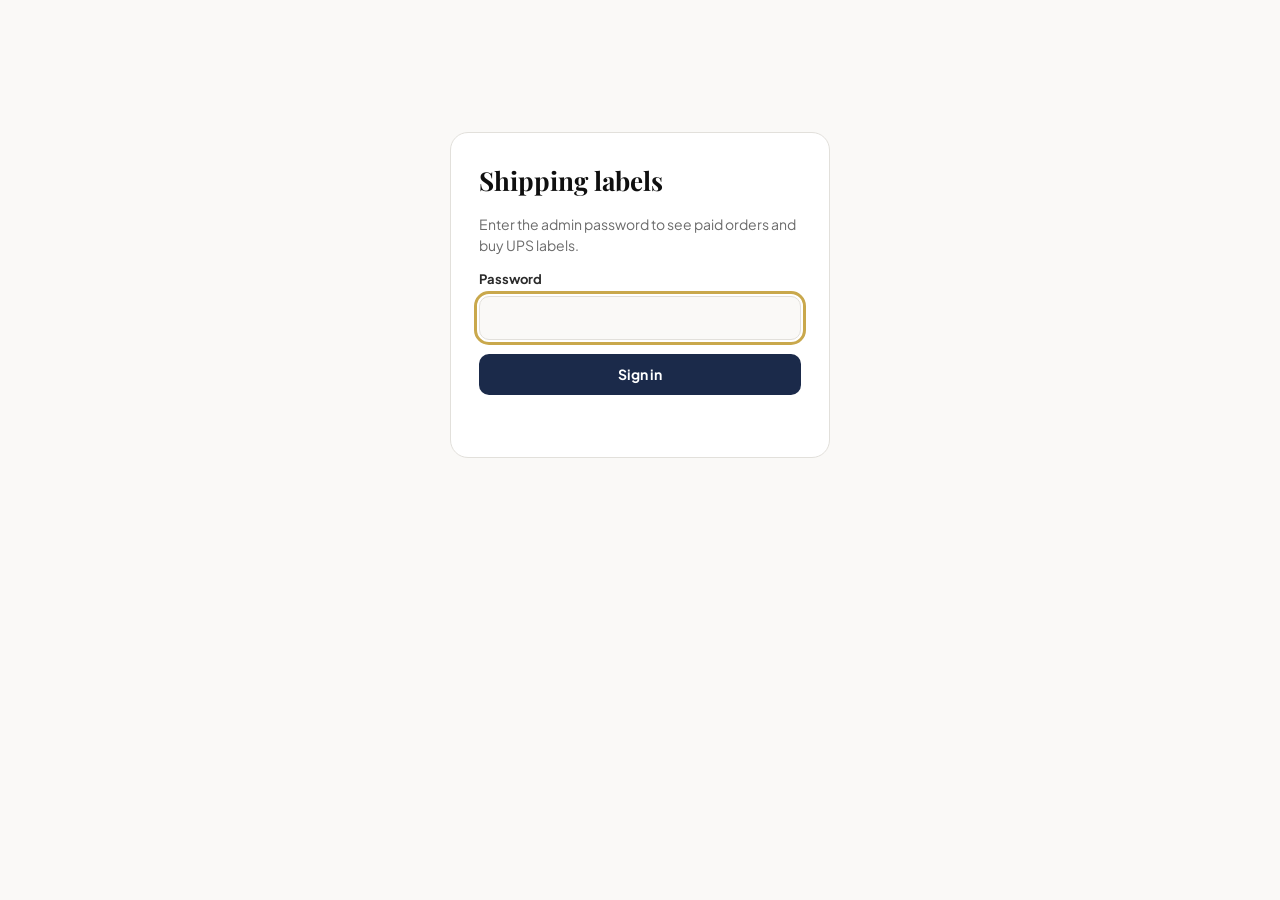
<file: admin.html>
<!doctype html>
<html lang="en">
<head>
  <meta charset="utf-8" />
  <meta name="viewport" content="width=device-width,initial-scale=1" />
  <meta name="robots" content="noindex,nofollow" />
  <title>Shipping Labels · cKool n saSSii</title>
  <link rel="preconnect" href="https://fonts.googleapis.com">
  <link rel="preconnect" href="https://fonts.gstatic.com" crossorigin>
  <link href="https://fonts.googleapis.com/css2?family=Playfair+Display:wght@700;800&family=Plus+Jakarta+Sans:wght@400;500;600;700;800&display=swap" rel="stylesheet">
  <style>
    :root {
      --bg: #faf9f7; --white: #fff; --ink: #0f0f0f; --ink-soft: #2a2a2a; --muted: #6b6b6b;
      --border: #e2e0db; --border-light: #eeedea; --navy: #1b2a4a; --navy-dark: #0f1b33; --navy-light: #e8ecf4;
      --gold: #c9a84c; --gold-light: #faf6eb; --ok: #1f7a3d; --ok-bg: #e7f4ec; --warn: #9a5b00; --warn-bg: #fdf1dc;
      --err: #b42318; --err-bg: #fdecea; --radius: 14px; --radius-sm: 10px;
      --font-display: 'Playfair Display', Georgia, serif;
      --font-body: 'Plus Jakarta Sans', system-ui, -apple-system, sans-serif;
    }
    * { box-sizing: border-box; margin: 0; padding: 0; }
    [hidden] { display: none !important; }
    body { font-family: var(--font-body); font-size: 15px; line-height: 1.5; background: var(--bg); color: var(--ink); }
    button, input, select { font: inherit; }
    .wrap { max-width: 1100px; margin: 0 auto; padding: 24px 16px 60px; }
    header.bar { display: flex; flex-wrap: wrap; gap: 12px; align-items: center; justify-content: space-between; margin-bottom: 24px; }
    .logo { font-family: var(--font-display); font-size: 22px; color: var(--navy); }
    .logo span { color: var(--gold); }
    .logo small { font-family: var(--font-body); font-size: 13px; color: var(--muted); font-weight: 600; margin-left: 8px; }
    .btn { border: 0; border-radius: var(--radius-sm); padding: 10px 16px; font-weight: 700; font-size: 14px; cursor: pointer; }
    .btn:disabled { opacity: .55; cursor: not-allowed; }
    .btn:focus-visible, input:focus-visible, select:focus-visible { outline: 3px solid var(--gold); outline-offset: 2px; }
    .btn-primary { background: var(--navy); color: #fff; }
    .btn-primary:hover:not(:disabled) { background: var(--navy-dark); }
    .btn-ghost { background: var(--white); color: var(--ink); border: 1.5px solid var(--border); }
    .btn-ghost:hover:not(:disabled) { border-color: var(--ink); }
    .row { display: flex; gap: 10px; flex-wrap: wrap; align-items: center; }

    .login { max-width: 380px; margin: 12vh auto 0; background: var(--white); border: 1px solid var(--border); border-radius: 18px; padding: 28px; display: grid; gap: 14px; }
    .login h1 { font-family: var(--font-display); font-size: 26px; }
    .login p { color: var(--muted); font-size: 14px; }
    .field { display: grid; gap: 6px; }
    .field label { font-size: 13px; font-weight: 700; color: var(--ink-soft); }
    .field input, .field select { padding: 10px 12px; border: 1.5px solid var(--border); border-radius: var(--radius-sm); background: var(--bg); width: 100%; }

    h2 { font-family: var(--font-display); font-size: 24px; margin: 8px 0 14px; display: flex; align-items: baseline; gap: 10px; }
    h2 .count { font-family: var(--font-body); font-size: 14px; color: var(--muted); font-weight: 600; }
    .list { display: grid; gap: 14px; margin-bottom: 36px; }
    .empty { background: var(--white); border: 1px dashed var(--border); border-radius: var(--radius); padding: 22px; color: var(--muted); text-align: center; }

    .order { background: var(--white); border: 1px solid var(--border); border-radius: var(--radius); padding: 18px; display: grid; gap: 14px; }
    .order-head { display: flex; flex-wrap: wrap; justify-content: space-between; gap: 8px; align-items: baseline; }
    .order-no { font-weight: 800; font-size: 17px; }
    .order-date { color: var(--muted); font-size: 13px; }
    .order-body { display: grid; grid-template-columns: 1.1fr 1fr 1.2fr; gap: 18px; }
    @media (max-width: 820px) { .order-body { grid-template-columns: 1fr; } }
    .lbl { font-size: 11px; font-weight: 800; letter-spacing: .08em; text-transform: uppercase; color: var(--muted); margin-bottom: 4px; }
    .addr { font-size: 14px; white-space: pre-line; }
    .items { list-style: none; display: grid; gap: 4px; font-size: 14px; }
    .items li span { color: var(--muted); }
    .paid { font-size: 13px; color: var(--muted); margin-top: 8px; }
    .controls { display: grid; gap: 10px; align-content: start; }
    .controls .two { display: grid; grid-template-columns: 1fr 100px; gap: 8px; }
    .pill { display: inline-flex; align-items: center; gap: 6px; font-size: 12px; font-weight: 700; padding: 3px 10px; border-radius: 100px; }
    .pill.ok { background: var(--ok-bg); color: var(--ok); }
    .pill.warn { background: var(--warn-bg); color: var(--warn); }
    .msg { font-size: 13px; padding: 10px 12px; border-radius: var(--radius-sm); }
    .msg.err { background: var(--err-bg); color: var(--err); }
    .msg.warn { background: var(--warn-bg); color: var(--warn); }
    .msg.ok { background: var(--ok-bg); color: var(--ok); }
    .tracking { font-family: ui-monospace, Menlo, monospace; font-size: 14px; word-break: break-all; }
    .tracking a { color: var(--navy); }
    .label-preview { max-width: 220px; border: 1px solid var(--border); border-radius: 6px; background: #fff; }
    .status-line { color: var(--muted); font-size: 13px; min-height: 20px; }

    .kw { background: var(--white); border: 1px solid var(--border); border-radius: var(--radius); padding: 18px; display: grid; gap: 12px; margin-bottom: 36px; }
    .kw p { color: var(--muted); font-size: 14px; max-width: 70ch; }
    .kw-head, .kw-row { display: grid; grid-template-columns: minmax(0, 1fr) minmax(0, 1.6fr) 84px; gap: 8px; align-items: center; }
    .kw-head { font-size: 11px; font-weight: 800; letter-spacing: .08em; text-transform: uppercase; color: var(--muted); }
    .kw-row input { padding: 9px 11px; border: 1.5px solid var(--border); border-radius: var(--radius-sm); background: var(--bg); width: 100%; min-width: 0; }
    .kw-rows { display: grid; gap: 8px; }
    .kw-bulk { border-top: 1px solid var(--border-light); padding-top: 14px; display: grid; gap: 8px; }
    .kw-bulk summary { cursor: pointer; font-weight: 700; font-size: 14px; }
    .kw-bulk textarea {
      width: 100%; min-height: 160px; padding: 10px 12px; border: 1.5px solid var(--border); border-radius: var(--radius-sm);
      background: var(--bg); font-family: ui-monospace, Menlo, monospace; font-size: 13px; line-height: 1.5; resize: vertical;
    }
    @media (max-width: 600px) {
      .kw-head { display: none; }
      .kw-row { grid-template-columns: 1fr; padding-bottom: 10px; border-bottom: 1px solid var(--border-light); }
    }

    #printArea { display: none; }
    @media print {
      @page { size: 4in 6in; margin: 0; }
      body { background: #fff; }
      .wrap { display: none !important; }
      #printArea { display: flex !important; width: 4in; height: 6in; align-items: center; justify-content: center; overflow: hidden; }
      #printArea img { display: block; }
      #printArea img.portrait { width: 4in; height: 6in; object-fit: contain; }
      #printArea img.landscape { width: 6in; height: 4in; object-fit: contain; transform: rotate(90deg); }
    }
  </style>
</head>
<body>
  <div class="wrap">
    <section id="loginView" class="login" hidden>
      <h1>Shipping labels</h1>
      <p>Enter the admin password to see paid orders and buy UPS labels.</p>
      <form id="loginForm" class="field" autocomplete="on">
        <label for="pw">Password</label>
        <input id="pw" type="password" autocomplete="current-password" required>
        <button class="btn btn-primary" type="submit" style="margin-top:8px">Sign in</button>
      </form>
      <div id="loginMsg" class="status-line" role="alert"></div>
    </section>

    <section id="appView" hidden>
      <header class="bar">
        <div class="logo">cKool n <span>saSSii</span><small>Shipping labels</small></div>
        <div class="row">
          <button class="btn btn-ghost" id="refreshBtn" type="button">Refresh</button>
          <button class="btn btn-ghost" id="logoutBtn" type="button">Sign out</button>
        </div>
      </header>
      <div id="appMsg" class="status-line" role="status"></div>

      <h2>To ship <span class="count" id="toShipCount"></span></h2>
      <div class="list" id="toShipList"></div>

      <h2>Recently shipped <span class="count" id="shippedCount"></span></h2>
      <div class="list" id="shippedList"></div>

      <h2 id="keywords">Search keywords <span class="count" id="kwCount"></span></h2>
      <section class="kw" aria-labelledby="keywords">
        <p>Shoppers never see this list. When someone searches a word on the left, the site shows items whose title contains the colorway on the right. Separate several colorways with commas; an item matches if it has any one of them. All words of a colorway must be in the title, in any order.</p>
        <div class="kw-head"><span>Search word</span><span>Colorway(s) in the item title</span><span></span></div>
        <div class="kw-rows" id="kwRows"></div>
        <details class="kw-bulk" id="kwBulk">
          <summary>Paste a list</summary>
          <p>One keyword per line, written as <code>search word = colorway</code>. Use commas for several colorways, e.g. <code>steelers = Black Gold</code>. Lines for a word already in the list add to it. Click <strong>Add to list</strong>, check the rows, then <strong>Save keywords</strong>.</p>
          <label for="kwPaste" class="lbl">List</label>
          <textarea id="kwPaste" spellcheck="false" placeholder="steelers = Black Gold&#10;pirates = Black Gold&#10;gators = Orange Blue&#10;tar heels = Carolina Blue"></textarea>
          <div class="row">
            <button class="btn btn-ghost" id="kwImport" type="button">Add to list</button>
            <button class="btn btn-ghost" id="kwExport" type="button">Show current list as text</button>
          </div>
        </details>
        <div class="row">
          <button class="btn btn-ghost" id="kwAdd" type="button">Add keyword</button>
          <button class="btn btn-primary" id="kwSave" type="button">Save keywords</button>
          <span class="status-line" id="kwMsg" role="status"></span>
        </div>
      </section>
    </section>
  </div>

  <div id="printArea"><img id="printImg" alt="UPS shipping label"></div>

  <script>
    const API = (window.CK_API_BASE || "/api").replace(/\/+$/, "");
    const SERVICES = {
      "03": "UPS Ground", "12": "UPS 3 Day Select", "02": "UPS 2nd Day Air", "59": "UPS 2nd Day Air A.M.",
      "13": "UPS Next Day Air Saver", "01": "UPS Next Day Air", "14": "UPS Next Day Air Early", "93": "UPS Ground Saver"
    };
    let password = "";
    try { password = sessionStorage.getItem("ck_admin_pw") || ""; } catch {}

    const $ = id => document.getElementById(id);
    const esc = s => String(s == null ? "" : s).replace(/[&<>"']/g, c => ({ "&": "&amp;", "<": "&lt;", ">": "&gt;", '"': "&quot;", "'": "&#39;" }[c]));
    const money = n => n == null ? "—" : "$" + Number(n).toFixed(2);
    const when = iso => { try { return new Date(iso).toLocaleString([], { dateStyle: "medium", timeStyle: "short" }); } catch { return iso; } };

    async function api(path, opts = {}) {
      const res = await fetch(API + path, {
        method: opts.method || "GET",
        headers: { "Authorization": "Bearer " + password, ...(opts.body ? { "Content-Type": "application/json" } : {}) },
        body: opts.body ? JSON.stringify(opts.body) : undefined,
        cache: "no-store"
      });
      let data = null;
      try { data = await res.json(); } catch {}
      if (res.status === 401) { signOut("Wrong password. Try again."); throw new Error("Wrong password."); }
      if (!res.ok) throw new Error((data && data.error) || ("Request failed (" + res.status + ")"));
      return data;
    }

    function showLogin(msg) {
      $("appView").hidden = true; $("loginView").hidden = false;
      $("loginMsg").textContent = msg || "";
      $("pw").focus();
    }
    function signOut(msg) {
      password = "";
      try { sessionStorage.removeItem("ck_admin_pw"); } catch {}
      showLogin(msg);
    }

    $("loginForm").addEventListener("submit", async e => {
      e.preventDefault();
      password = $("pw").value;
      $("loginMsg").textContent = "Checking…";
      try {
        await load();
        try { sessionStorage.setItem("ck_admin_pw", password); } catch {}
        $("pw").value = "";
      } catch (err) {
        if ($("loginView").hidden) return;
        $("loginMsg").textContent = err.message;
      }
    });
    $("logoutBtn").addEventListener("click", () => signOut(""));
    $("refreshBtn").addEventListener("click", () => load().catch(err => { $("appMsg").textContent = err.message; }));

    async function load() {
      $("appMsg").textContent = "Loading orders…";
      const data = await api("/admin/orders");
      $("loginView").hidden = true; $("appView").hidden = false;
      $("appMsg").textContent = "Updated " + new Date().toLocaleTimeString([], { hour: "numeric", minute: "2-digit" });
      renderList($("toShipList"), data.to_ship, false);
      renderList($("shippedList"), data.shipped, true);
      $("toShipCount").textContent = data.to_ship.length ? "(" + data.to_ship.length + ")" : "";
      $("shippedCount").textContent = data.shipped.length ? "(" + data.shipped.length + ")" : "";
      if (!$("kwRows").children.length) loadKeywords();
    }

    function addressText(a, c) {
      return [c.name, a.line1, a.line2, [a.city, a.state].filter(Boolean).join(", ") + " " + a.postal_code, c.phone, c.email].filter(s => s && s.trim()).join("\n");
    }

    function statusPills(o) {
      const l = o.label;
      if (!l) return "";
      return '<span class="pill ' + (l.square_updated ? "ok" : "warn") + '">' + (l.square_updated ? "Marked shipped in Square" : "Not marked shipped in Square") + '</span> ' +
        (l.emailed ? '<span class="pill ok">Customer emailed</span>' : "");
    }

    function renderList(el, orders, shipped) {
      if (!orders.length) {
        el.innerHTML = '<div class="empty">' + (shipped ? "No shipped orders in the last 60 days." : "Nothing to ship. New paid orders will show up here.") + '</div>';
        return;
      }
      el.innerHTML = "";
      orders.forEach(o => el.appendChild(renderOrder(o, shipped)));
    }

    function renderOrder(o, shipped) {
      const card = document.createElement("article");
      card.className = "order";
      const items = o.items.map(i => '<li>' + esc(i.name) + (i.variation ? ' <span>(' + esc(i.variation) + ')</span>' : "") + ' <span>&times; ' + i.qty + '</span></li>').join("");
      const svcOptions = Object.entries(SERVICES).map(([code, name]) =>
        '<option value="' + code + '"' + (code === o.service_code ? " selected" : "") + '>' + esc(name) + '</option>').join("");
      const l = o.label;
      const uid = "o" + o.id.replace(/[^A-Za-z0-9]/g, "");

      let controls;
      if (l) {
        controls =
          '<div><div class="lbl">Tracking</div><div class="tracking"><a href="' + esc(l.tracking_url) + '" target="_blank" rel="noopener">' + esc(l.tracking_number) + '</a></div></div>' +
          '<div class="row">' + statusPills(o) + '</div>' +
          (l.charge != null ? '<div class="paid">Label cost: ' + money(l.charge) + '</div>' : "") +
          (l.last_error ? '<div class="msg warn">' + esc(l.last_error) + '</div>' : "") +
          '<div class="row">' +
            '<button class="btn btn-primary" data-act="print" type="button">Print label</button>' +
            (!l.square_updated || (!l.emailed && l.last_error && /Email/.test(l.last_error)) ? '<button class="btn btn-ghost" data-act="finish" type="button">Retry Square update</button>' : "") +
          '</div>';
      } else if (shipped) {
        controls = '<div class="paid">Shipped outside this page' + (o.square_tracking ? ' &middot; tracking <span class="tracking">' + esc(o.square_tracking) + '</span>' : "") + '.</div>';
      } else {
        controls =
          '<div class="two">' +
            '<div class="field"><label for="' + uid + '-svc">UPS service</label><select id="' + uid + '-svc">' + svcOptions + '</select></div>' +
            '<div class="field"><label for="' + uid + '-wt">Weight (lb)</label><input id="' + uid + '-wt" type="number" min="0.1" max="150" step="0.1" value="' + o.weight_lb + '"></div>' +
          '</div>' +
          '<button class="btn btn-primary" data-act="buy" type="button">Create UPS label</button>' +
          '<div class="paid">Buys the label on your UPS account, marks the order shipped in Square, and sends the tracking email.</div>';
      }

      card.innerHTML =
        '<div class="order-head"><div class="order-no">Order ' + esc(o.number) + '</div><div class="order-date">' + esc(when(o.created_at)) + '</div></div>' +
        '<div class="order-body">' +
          '<div><div class="lbl">Ship to</div><div class="addr">' + esc(addressText(o.address, o.customer)) + '</div></div>' +
          '<div><div class="lbl">Items</div><ul class="items">' + items + '</ul>' +
            '<div class="paid">Order total ' + money(o.total) + (o.shipping_paid ? ' &middot; customer paid ' + money(o.shipping_paid.amount) + ' for ' + esc(o.shipping_paid.name) : "") + '</div></div>' +
          '<div class="controls">' + controls + '<div class="msg-slot"></div></div>' +
        '</div>';

      const slot = card.querySelector(".msg-slot");
      const say = (text, kind) => { slot.innerHTML = text ? '<div class="msg ' + kind + '">' + esc(text) + '</div>' : ""; };

      const buy = card.querySelector('[data-act="buy"]');
      if (buy) buy.addEventListener("click", async () => {
        const svc = $(uid + "-svc").value, wt = Number($(uid + "-wt").value);
        if (!(wt > 0)) { say("Enter the package weight in pounds.", "err"); return; }
        buy.disabled = true; buy.textContent = "Buying label…"; say("", "");
        try {
          const r = await api("/admin/label", { method: "POST", body: { order_id: o.id, service_code: svc, weight_lb: wt } });
          printLabel(r.label_base64);
          if (r.errors && r.errors.length) say("Label created (" + r.tracking_number + "), but: " + r.errors.join(" | "), "warn");
          await load();
        } catch (err) {
          say(err.message, "err");
          buy.disabled = false; buy.textContent = "Create UPS label";
        }
      });

      const print = card.querySelector('[data-act="print"]');
      if (print) print.addEventListener("click", async () => {
        print.disabled = true;
        try { const r = await api("/admin/label?order_id=" + encodeURIComponent(o.id)); printLabel(r.label_base64); }
        catch (err) { say(err.message, "err"); }
        finally { print.disabled = false; }
      });

      const finish = card.querySelector('[data-act="finish"]');
      if (finish) finish.addEventListener("click", async () => {
        finish.disabled = true; say("", "");
        try {
          const r = await api("/admin/finish", { method: "POST", body: { order_id: o.id } });
          if (r.errors && r.errors.length) say(r.errors.join(" | "), "warn"); else await load();
        } catch (err) { say(err.message, "err"); }
        finally { finish.disabled = false; }
      });

      return card;
    }

    // ===== SEARCH KEYWORDS =====
    function kwRow(term, matches) {
      const row = document.createElement("div");
      row.className = "kw-row";
      const n = document.querySelectorAll(".kw-row").length + 1 + Math.floor(Math.random() * 1e6);
      row.innerHTML =
        '<input type="text" maxlength="60" aria-label="Search word" placeholder="e.g. tar heels" id="kwt' + n + '">' +
        '<input type="text" maxlength="400" aria-label="Colorways" placeholder="e.g. Carolina Blue" id="kwm' + n + '">' +
        '<button class="btn btn-ghost" type="button">Remove</button>';
      row.children[0].value = term || "";
      row.children[1].value = (matches || []).join(", ");
      row.children[2].addEventListener("click", () => { row.remove(); kwDirty(); });
      row.addEventListener("input", kwDirty);
      return row;
    }
    function kwDirty() { $("kwMsg").textContent = "Unsaved changes"; }
    function renderKeywords(list) {
      const rows = $("kwRows");
      rows.innerHTML = "";
      list.forEach(k => rows.appendChild(kwRow(k.term, k.matches)));
      if (!list.length) rows.appendChild(kwRow("", []));
      $("kwCount").textContent = list.length ? "(" + list.length + ")" : "";
    }
    async function loadKeywords() {
      try { renderKeywords((await api("/admin/keywords")).keywords || []); $("kwMsg").textContent = ""; }
      catch (err) { $("kwMsg").textContent = err.message; }
    }
    function kwCurrent() {
      return [...document.querySelectorAll(".kw-row")].map(r => ({
        term: r.children[0].value.trim(),
        matches: r.children[1].value.split(",").map(x => x.trim()).filter(Boolean)
      })).filter(k => k.term || k.matches.length);
    }
    $("kwImport").addEventListener("click", () => {
      const lines = $("kwPaste").value.split(/\r?\n/).map(l => l.trim()).filter(l => l && !l.startsWith("#"));
      const bad = [];
      const map = new Map();
      kwCurrent().forEach(k => map.set(k.term.toLowerCase(), { term: k.term, matches: k.matches.slice() }));
      lines.forEach(line => {
        const m = line.match(/^(.+?)\s*(?:=|:|\t)\s*(.+)$/);
        if (!m) { bad.push(line); return; }
        const term = m[1].trim(), matches = m[2].split(",").map(x => x.trim()).filter(Boolean);
        if (!term || !matches.length) { bad.push(line); return; }
        const key = term.toLowerCase();
        const cur = map.get(key) || { term, matches: [] };
        matches.forEach(x => { if (!cur.matches.some(y => y.toLowerCase() === x.toLowerCase())) cur.matches.push(x); });
        map.set(key, cur);
      });
      const list = [...map.values()].filter(k => k.term && k.matches.length);
      renderKeywords(list);
      $("kwMsg").textContent = (lines.length - bad.length) + " line(s) added" + (bad.length ? ", " + bad.length + " skipped (use: word = colorway): " + bad.slice(0, 3).join(" | ") : "") + ". Click Save keywords to keep them.";
      if (!bad.length) $("kwPaste").value = "";
    });
    $("kwExport").addEventListener("click", () => {
      $("kwPaste").value = kwCurrent().filter(k => k.term && k.matches.length).map(k => k.term + " = " + k.matches.join(", ")).join("\n");
      $("kwPaste").focus(); $("kwPaste").select();
    });
    $("kwAdd").addEventListener("click", () => { const r = kwRow("", []); $("kwRows").appendChild(r); r.children[0].focus(); });
    $("kwSave").addEventListener("click", async () => {
      const keywords = kwCurrent();
      const incomplete = keywords.filter(k => !k.term || !k.matches.length);
      if (incomplete.length) { $("kwMsg").textContent = "Each row needs both a search word and a colorway."; return; }
      $("kwSave").disabled = true; $("kwMsg").textContent = "Saving…";
      try {
        const r = await api("/admin/keywords", { method: "PUT", body: { keywords } });
        renderKeywords(r.keywords || []);
        $("kwMsg").textContent = "Saved. Search uses the new list within a minute.";
      } catch (err) { $("kwMsg").textContent = err.message; }
      finally { $("kwSave").disabled = false; }
    });

    function printLabel(b64) {
      if (!b64) return;
      const img = $("printImg");
      img.onload = () => {
        img.className = img.naturalWidth > img.naturalHeight ? "landscape" : "portrait";
        setTimeout(() => window.print(), 50);
      };
      img.src = "data:image/gif;base64," + b64;
    }

    if (password) load().catch(err => { if ($("appView").hidden) showLogin(err.message); else $("appMsg").textContent = err.message; }); else showLogin("");
  </script>
</body>
</html>
</file>
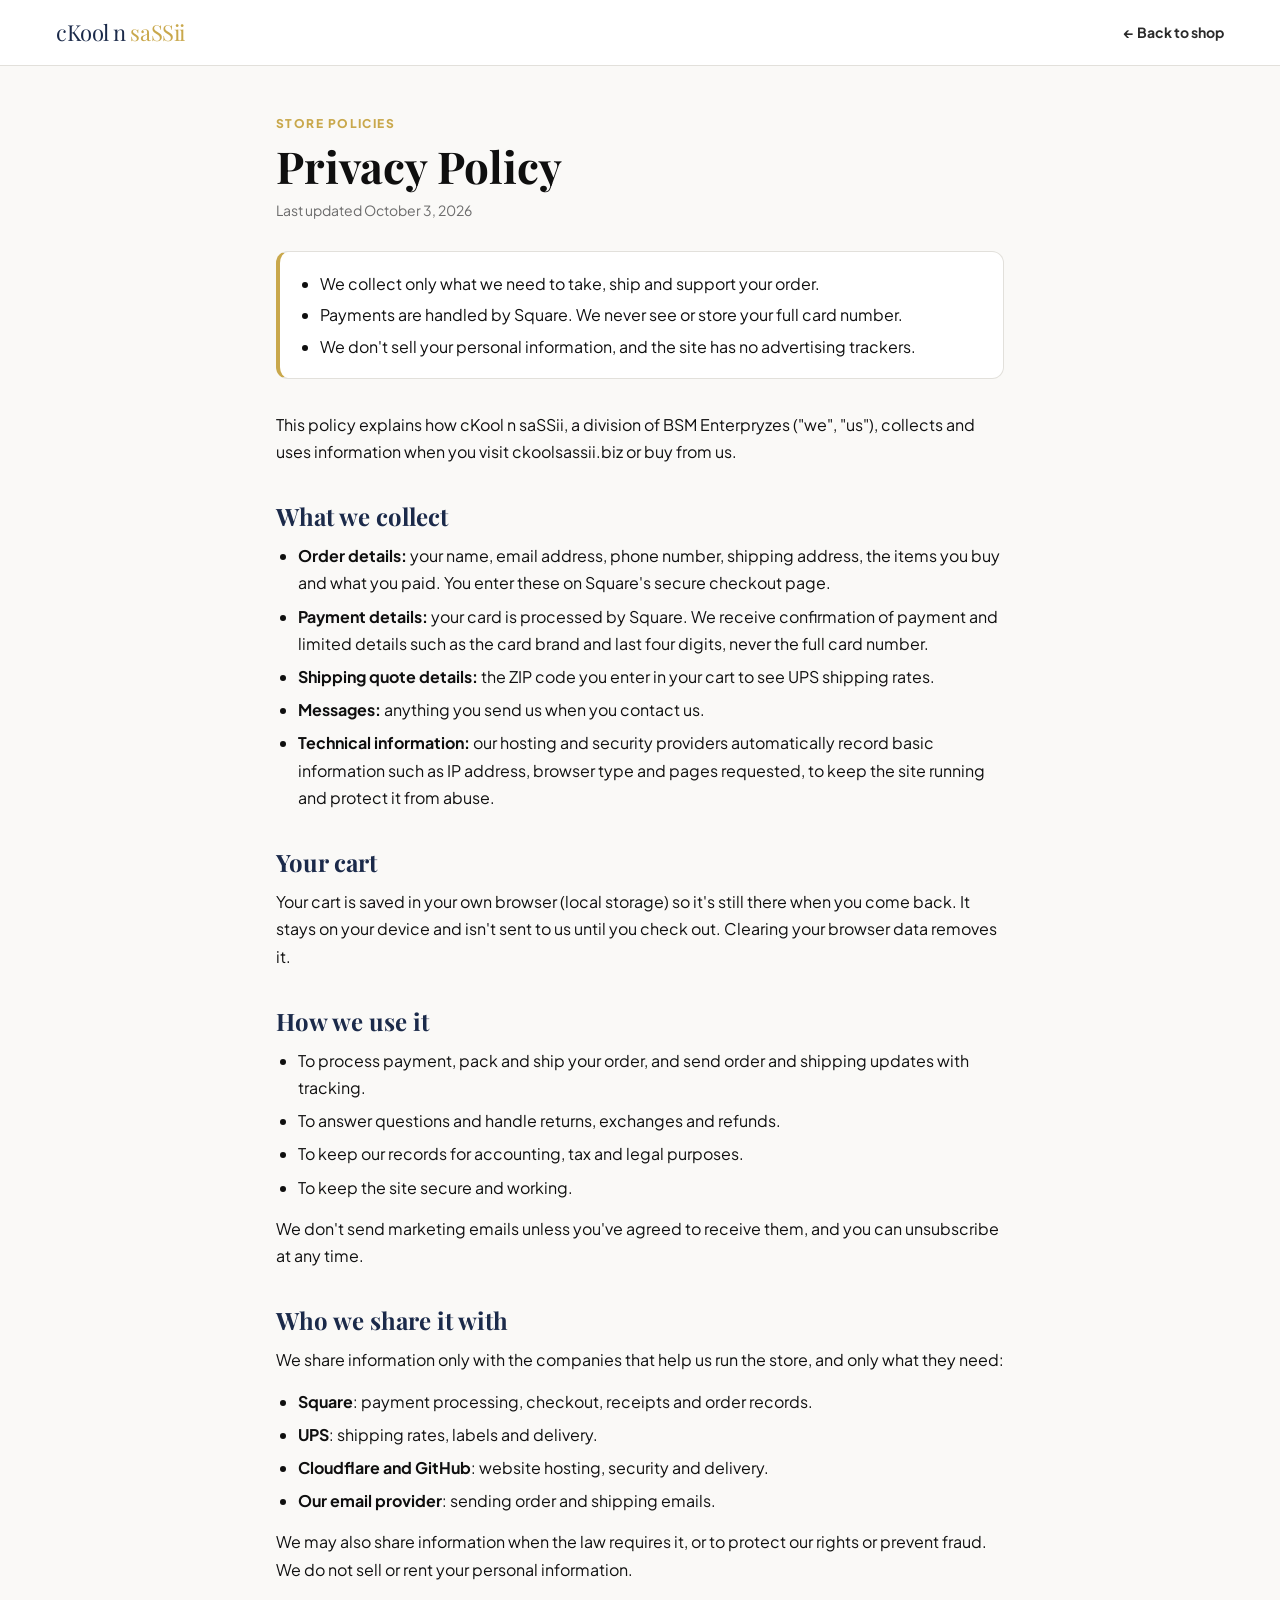
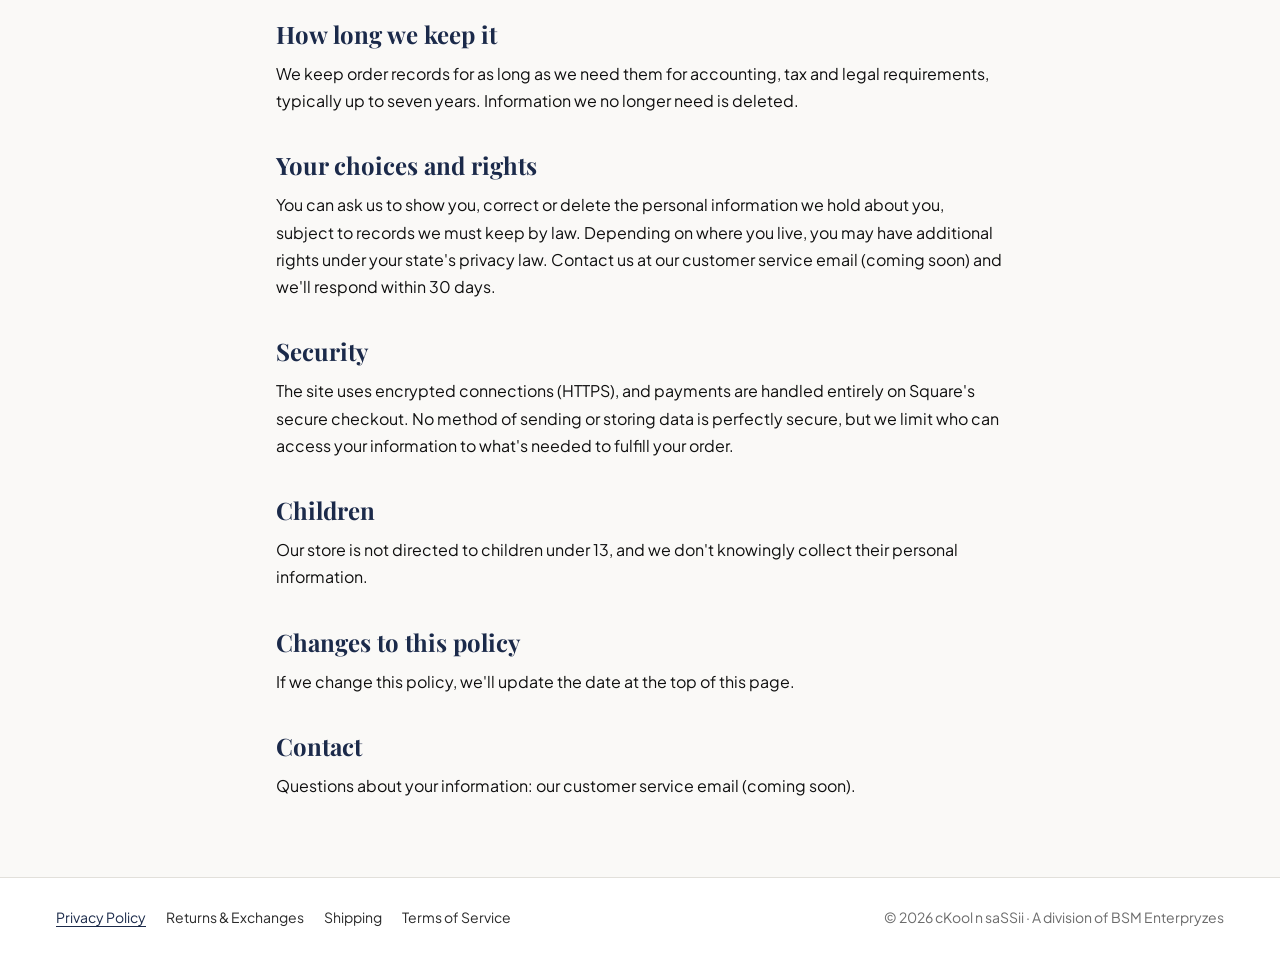
<file: privacy-policy.html>
<!doctype html>
<html lang="en">
<head>
  <meta charset="utf-8" />
  <meta name="viewport" content="width=device-width,initial-scale=1" />
  <title>Privacy Policy · cKool n saSSii</title>
  <meta name="description" content="How cKool n saSSii collects, uses and protects your information." />
  <link rel="preconnect" href="https://fonts.googleapis.com">
  <link rel="preconnect" href="https://fonts.gstatic.com" crossorigin>
  <link href="https://fonts.googleapis.com/css2?family=Playfair+Display:wght@700;800&family=Plus+Jakarta+Sans:wght@400;500;600;700;800&display=swap" rel="stylesheet">
  <link rel="stylesheet" href="/policies.css">
</head>
<body>
  <header class="top">
    <div class="top-inner">
      <a class="logo" href="/">cKool n <span>saSSii</span></a>
      <a class="back" href="/#shop">← Back to shop</a>
    </div>
  </header>

  <main class="page">
    <div class="eyebrow">Store policies</div>
    <h1>Privacy Policy</h1>
    <p class="updated">Last updated October 3, 2026</p>
    <div class="summary">
      <ul>
        <li>We collect only what we need to take, ship and support your order.</li>
        <li>Payments are handled by Square. We never see or store your full card number.</li>
        <li>We don't sell your personal information, and the site has no advertising trackers.</li>
      </ul>
    </div>

    <p>This policy explains how cKool n saSSii, a division of BSM Enterpryzes ("we", "us"), collects and uses information when you visit ckoolsassii.biz or buy from us.</p>

    <h2>What we collect</h2>
    <ul>
      <li><strong>Order details:</strong> your name, email address, phone number, shipping address, the items you buy and what you paid. You enter these on Square's secure checkout page.</li>
      <li><strong>Payment details:</strong> your card is processed by Square. We receive confirmation of payment and limited details such as the card brand and last four digits, never the full card number.</li>
      <li><strong>Shipping quote details:</strong> the ZIP code you enter in your cart to see UPS shipping rates.</li>
      <li><strong>Messages:</strong> anything you send us when you contact us.</li>
      <li><strong>Technical information:</strong> our hosting and security providers automatically record basic information such as IP address, browser type and pages requested, to keep the site running and protect it from abuse.</li>
    </ul>

    <h2>Your cart</h2>
    <p>Your cart is saved in your own browser (local storage) so it's still there when you come back. It stays on your device and isn't sent to us until you check out. Clearing your browser data removes it.</p>

    <h2>How we use it</h2>
    <ul>
      <li>To process payment, pack and ship your order, and send order and shipping updates with tracking.</li>
      <li>To answer questions and handle returns, exchanges and refunds.</li>
      <li>To keep our records for accounting, tax and legal purposes.</li>
      <li>To keep the site secure and working.</li>
    </ul>
    <p>We don't send marketing emails unless you've agreed to receive them, and you can unsubscribe at any time.</p>

    <h2>Who we share it with</h2>
    <p>We share information only with the companies that help us run the store, and only what they need:</p>
    <ul>
      <li><strong>Square</strong>: payment processing, checkout, receipts and order records.</li>
      <li><strong>UPS</strong>: shipping rates, labels and delivery.</li>
      <li><strong>Cloudflare and GitHub</strong>: website hosting, security and delivery.</li>
      <li><strong>Our email provider</strong>: sending order and shipping emails.</li>
    </ul>
    <p>We may also share information when the law requires it, or to protect our rights or prevent fraud. We do not sell or rent your personal information.</p>

    <h2>How long we keep it</h2>
    <p>We keep order records for as long as we need them for accounting, tax and legal requirements, typically up to seven years. Information we no longer need is deleted.</p>

    <h2>Your choices and rights</h2>
    <p>You can ask us to show you, correct or delete the personal information we hold about you, subject to records we must keep by law. Depending on where you live, you may have additional rights under your state's privacy law. Contact us at <span class="contact-email"></span> and we'll respond within 30 days.</p>

    <h2>Security</h2>
    <p>The site uses encrypted connections (HTTPS), and payments are handled entirely on Square's secure checkout. No method of sending or storing data is perfectly secure, but we limit who can access your information to what's needed to fulfill your order.</p>

    <h2>Children</h2>
    <p>Our store is not directed to children under 13, and we don't knowingly collect their personal information.</p>

    <h2>Changes to this policy</h2>
    <p>If we change this policy, we'll update the date at the top of this page.</p>

    <h2>Contact</h2>
    <p>Questions about your information: <span class="contact-email"></span>.</p>

  </main>

  <footer class="foot">
    <div class="foot-inner">
      <nav aria-label="Store policies">
        <a href="/privacy-policy.html" aria-current="page">Privacy Policy</a>
        <a href="/returns.html">Returns &amp; Exchanges</a>
        <a href="/shipping.html">Shipping</a>
        <a href="/terms-of-service.html">Terms of Service</a>
      </nav>
      <div>&copy; <span class="year">2026</span> cKool n saSSii · A division of BSM Enterpryzes</div>
    </div>
  </footer>
  <script src="/contact.js"></script>
</body>
</html>
</file>
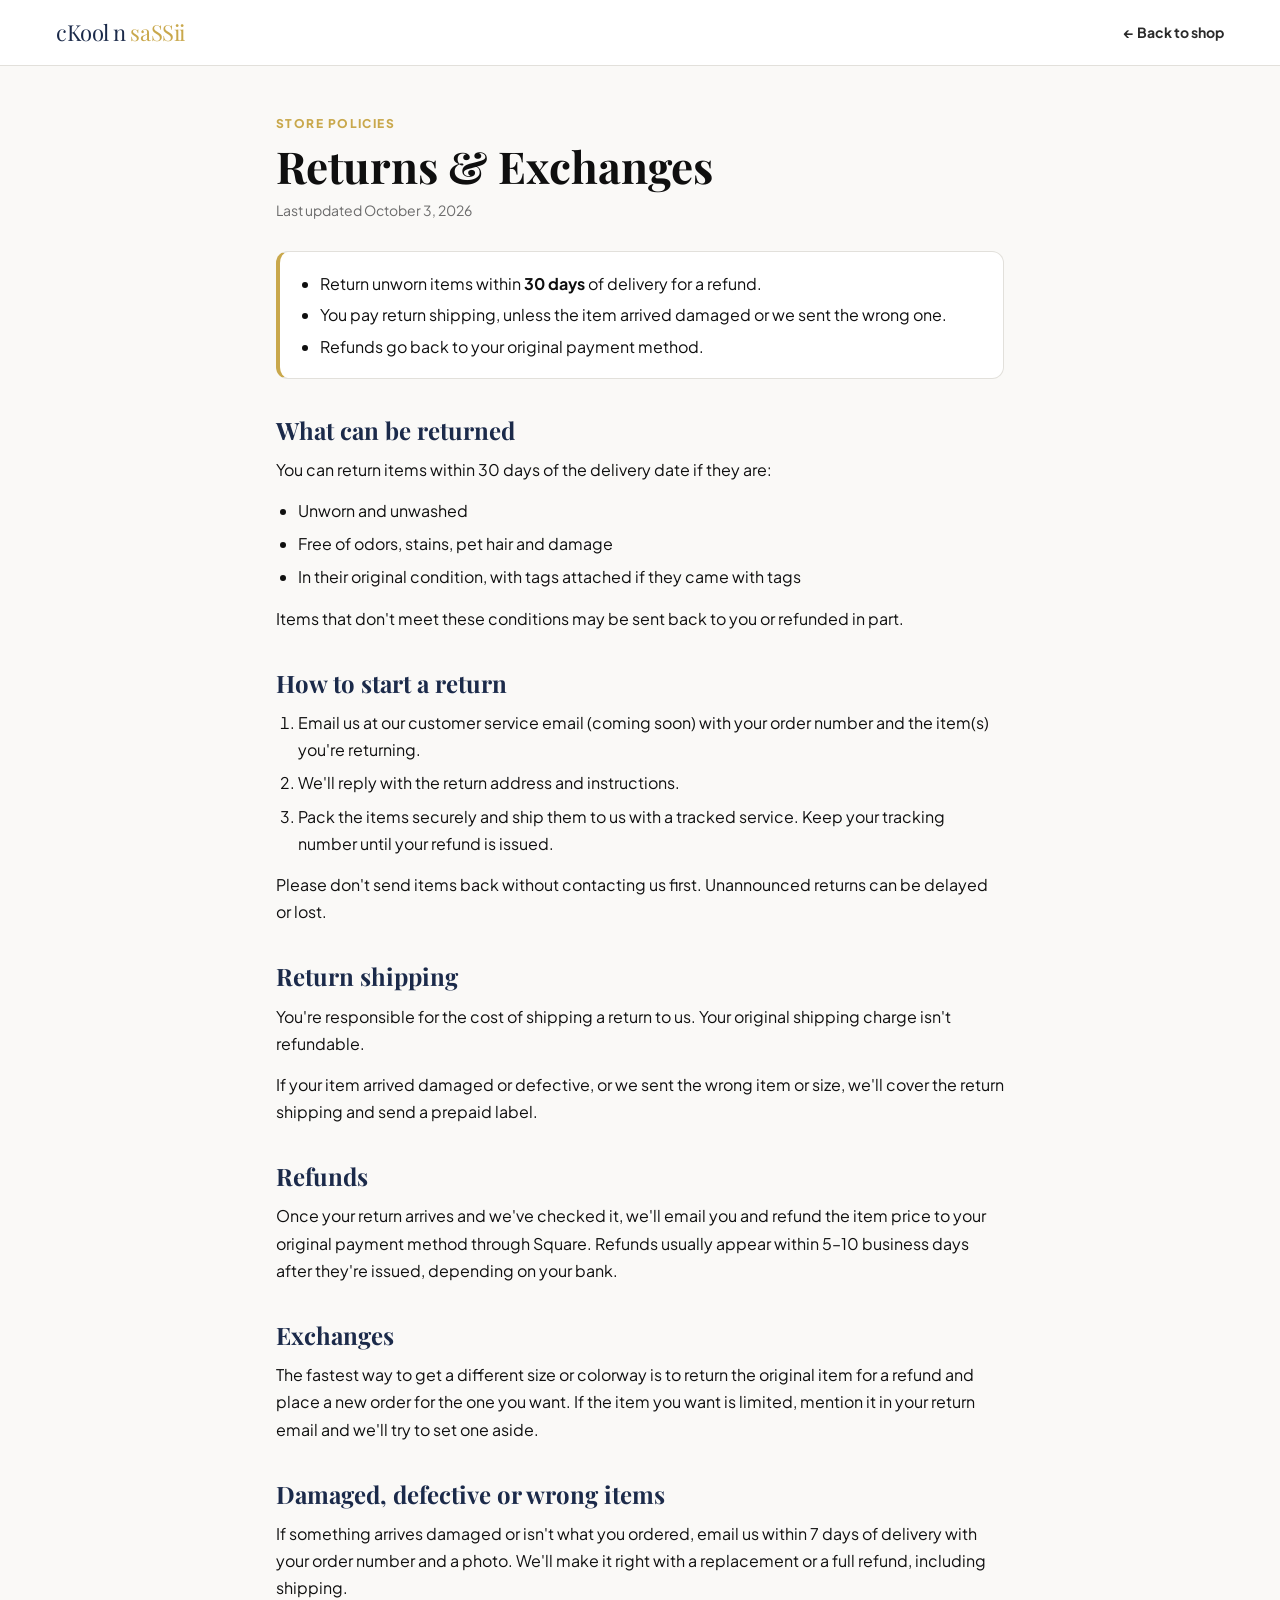
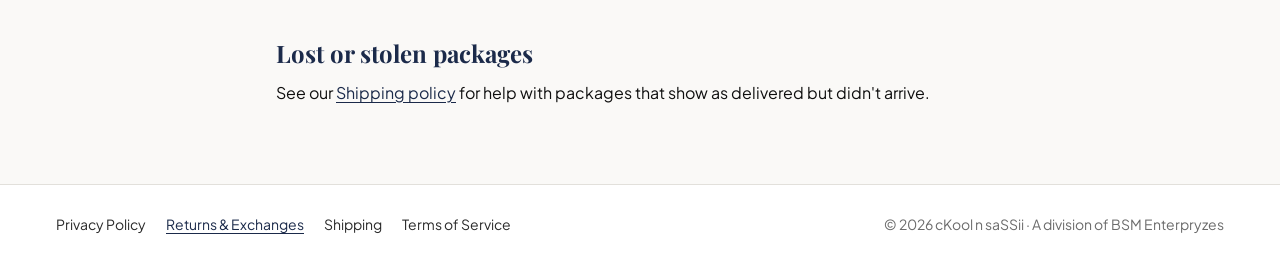
<file: returns.html>
<!doctype html>
<html lang="en">
<head>
  <meta charset="utf-8" />
  <meta name="viewport" content="width=device-width,initial-scale=1" />
  <title>Returns &amp; Exchanges · cKool n saSSii</title>
  <meta name="description" content="30-day returns on unworn items. How to start a return and get a refund." />
  <link rel="preconnect" href="https://fonts.googleapis.com">
  <link rel="preconnect" href="https://fonts.gstatic.com" crossorigin>
  <link href="https://fonts.googleapis.com/css2?family=Playfair+Display:wght@700;800&family=Plus+Jakarta+Sans:wght@400;500;600;700;800&display=swap" rel="stylesheet">
  <link rel="stylesheet" href="/policies.css">
</head>
<body>
  <header class="top">
    <div class="top-inner">
      <a class="logo" href="/">cKool n <span>saSSii</span></a>
      <a class="back" href="/#shop">← Back to shop</a>
    </div>
  </header>

  <main class="page">
    <div class="eyebrow">Store policies</div>
    <h1>Returns &amp; Exchanges</h1>
    <p class="updated">Last updated October 3, 2026</p>
    <div class="summary">
      <ul>
        <li>Return unworn items within <strong>30 days</strong> of delivery for a refund.</li>
        <li>You pay return shipping, unless the item arrived damaged or we sent the wrong one.</li>
        <li>Refunds go back to your original payment method.</li>
      </ul>
    </div>

    <h2>What can be returned</h2>
    <p>You can return items within 30 days of the delivery date if they are:</p>
    <ul>
      <li>Unworn and unwashed</li>
      <li>Free of odors, stains, pet hair and damage</li>
      <li>In their original condition, with tags attached if they came with tags</li>
    </ul>
    <p>Items that don't meet these conditions may be sent back to you or refunded in part.</p>

    <h2>How to start a return</h2>
    <ol>
      <li>Email us at <span class="contact-email"></span> with your order number and the item(s) you're returning.</li>
      <li>We'll reply with the return address and instructions.</li>
      <li>Pack the items securely and ship them to us with a tracked service. Keep your tracking number until your refund is issued.</li>
    </ol>
    <p>Please don't send items back without contacting us first. Unannounced returns can be delayed or lost.</p>

    <h2>Return shipping</h2>
    <p>You're responsible for the cost of shipping a return to us. Your original shipping charge isn't refundable.</p>
    <p>If your item arrived damaged or defective, or we sent the wrong item or size, we'll cover the return shipping and send a prepaid label.</p>

    <h2>Refunds</h2>
    <p>Once your return arrives and we've checked it, we'll email you and refund the item price to your original payment method through Square. Refunds usually appear within 5–10 business days after they're issued, depending on your bank.</p>

    <h2>Exchanges</h2>
    <p>The fastest way to get a different size or colorway is to return the original item for a refund and place a new order for the one you want. If the item you want is limited, mention it in your return email and we'll try to set one aside.</p>

    <h2>Damaged, defective or wrong items</h2>
    <p>If something arrives damaged or isn't what you ordered, email us within 7 days of delivery with your order number and a photo. We'll make it right with a replacement or a full refund, including shipping.</p>

    <h2>Lost or stolen packages</h2>
    <p>See our <a href="/shipping.html">Shipping policy</a> for help with packages that show as delivered but didn't arrive.</p>

  </main>

  <footer class="foot">
    <div class="foot-inner">
      <nav aria-label="Store policies">
        <a href="/privacy-policy.html">Privacy Policy</a>
        <a href="/returns.html" aria-current="page">Returns &amp; Exchanges</a>
        <a href="/shipping.html">Shipping</a>
        <a href="/terms-of-service.html">Terms of Service</a>
      </nav>
      <div>&copy; <span class="year">2026</span> cKool n saSSii · A division of BSM Enterpryzes</div>
    </div>
  </footer>
  <script src="/contact.js"></script>
</body>
</html>
</file>
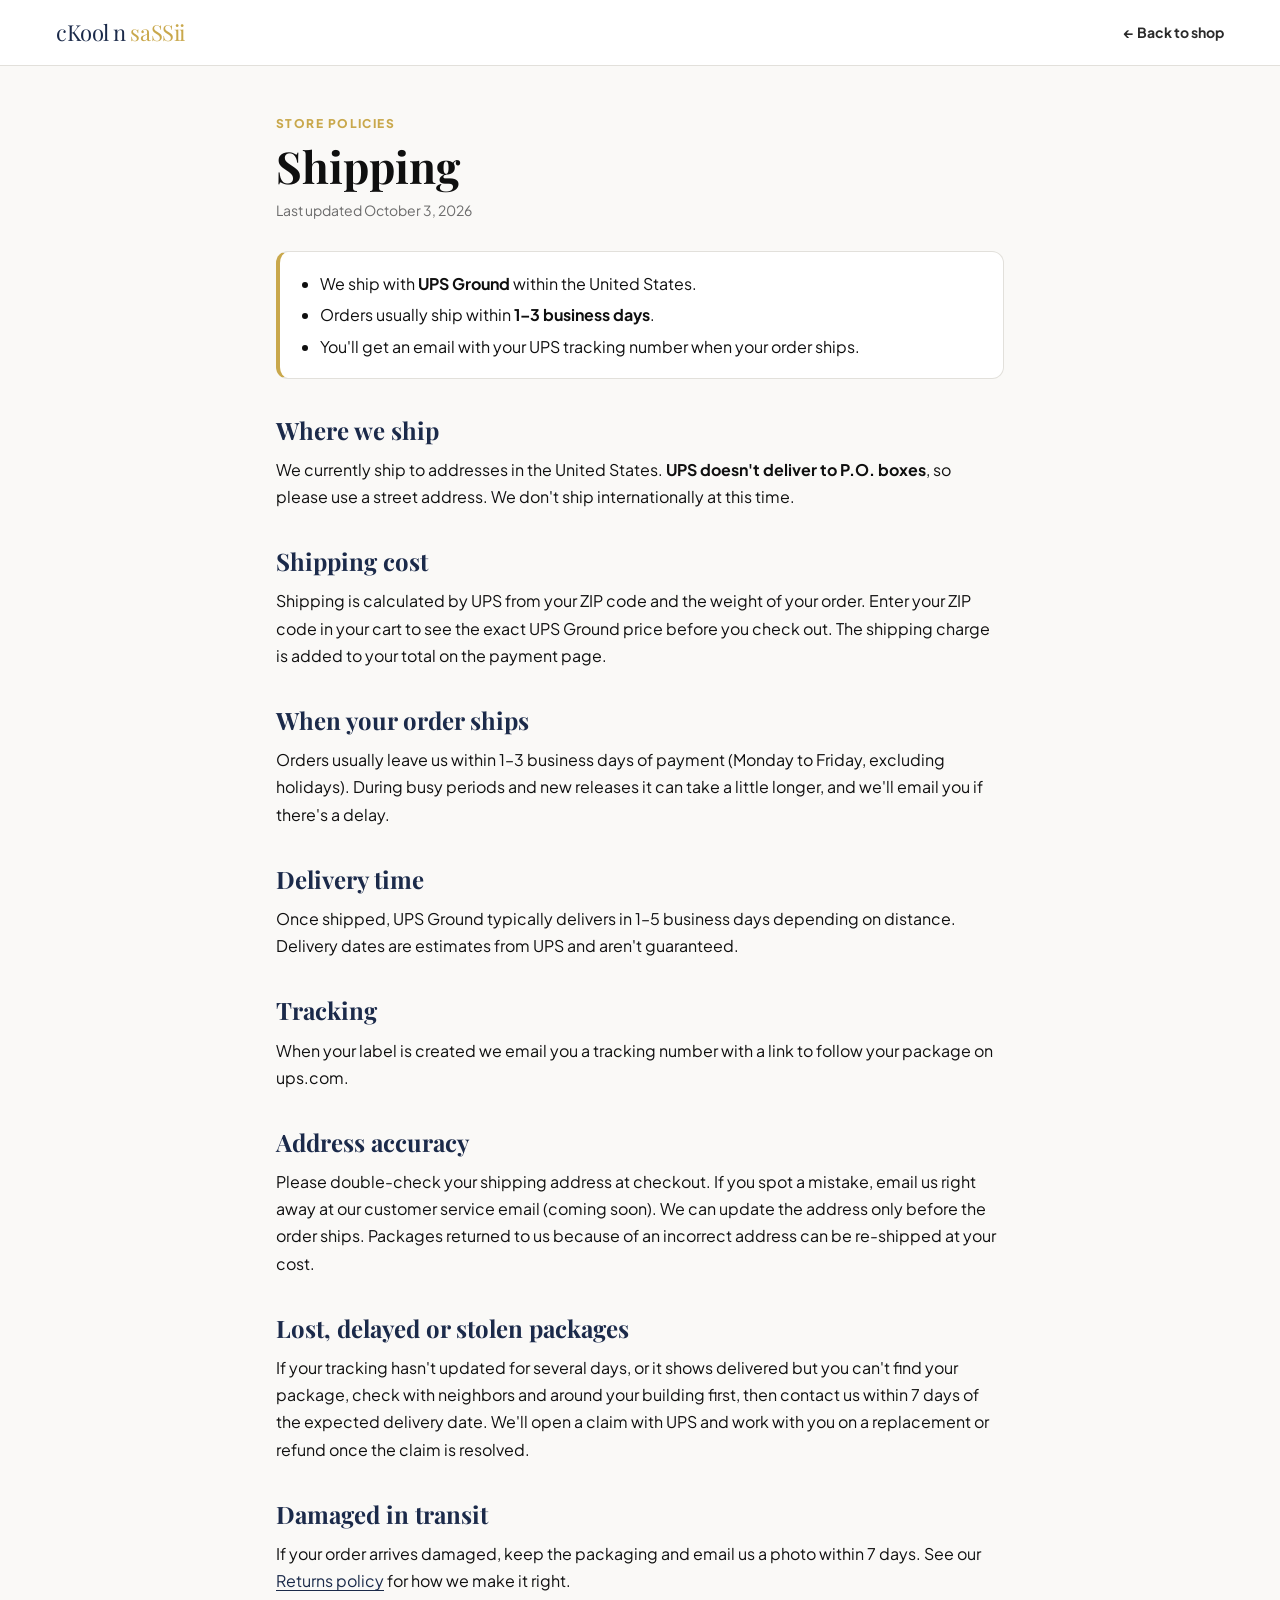
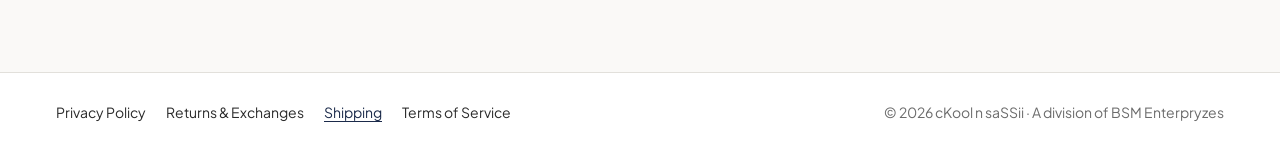
<file: shipping.html>
<!doctype html>
<html lang="en">
<head>
  <meta charset="utf-8" />
  <meta name="viewport" content="width=device-width,initial-scale=1" />
  <title>Shipping · cKool n saSSii</title>
  <meta name="description" content="UPS Ground shipping within the US: costs, timing and tracking." />
  <link rel="preconnect" href="https://fonts.googleapis.com">
  <link rel="preconnect" href="https://fonts.gstatic.com" crossorigin>
  <link href="https://fonts.googleapis.com/css2?family=Playfair+Display:wght@700;800&family=Plus+Jakarta+Sans:wght@400;500;600;700;800&display=swap" rel="stylesheet">
  <link rel="stylesheet" href="/policies.css">
</head>
<body>
  <header class="top">
    <div class="top-inner">
      <a class="logo" href="/">cKool n <span>saSSii</span></a>
      <a class="back" href="/#shop">← Back to shop</a>
    </div>
  </header>

  <main class="page">
    <div class="eyebrow">Store policies</div>
    <h1>Shipping</h1>
    <p class="updated">Last updated October 3, 2026</p>
    <div class="summary">
      <ul>
        <li>We ship with <strong>UPS Ground</strong> within the United States.</li>
        <li>Orders usually ship within <strong>1–3 business days</strong>.</li>
        <li>You'll get an email with your UPS tracking number when your order ships.</li>
      </ul>
    </div>

    <h2>Where we ship</h2>
    <p>We currently ship to addresses in the United States. <strong>UPS doesn't deliver to P.O. boxes</strong>, so please use a street address. We don't ship internationally at this time.</p>

    <h2>Shipping cost</h2>
    <p>Shipping is calculated by UPS from your ZIP code and the weight of your order. Enter your ZIP code in your cart to see the exact UPS Ground price before you check out. The shipping charge is added to your total on the payment page.</p>

    <h2>When your order ships</h2>
    <p>Orders usually leave us within 1–3 business days of payment (Monday to Friday, excluding holidays). During busy periods and new releases it can take a little longer, and we'll email you if there's a delay.</p>

    <h2>Delivery time</h2>
    <p>Once shipped, UPS Ground typically delivers in 1–5 business days depending on distance. Delivery dates are estimates from UPS and aren't guaranteed.</p>

    <h2>Tracking</h2>
    <p>When your label is created we email you a tracking number with a link to follow your package on ups.com.</p>

    <h2>Address accuracy</h2>
    <p>Please double-check your shipping address at checkout. If you spot a mistake, email us right away at <span class="contact-email"></span>. We can update the address only before the order ships. Packages returned to us because of an incorrect address can be re-shipped at your cost.</p>

    <h2>Lost, delayed or stolen packages</h2>
    <p>If your tracking hasn't updated for several days, or it shows delivered but you can't find your package, check with neighbors and around your building first, then contact us within 7 days of the expected delivery date. We'll open a claim with UPS and work with you on a replacement or refund once the claim is resolved.</p>

    <h2>Damaged in transit</h2>
    <p>If your order arrives damaged, keep the packaging and email us a photo within 7 days. See our <a href="/returns.html">Returns policy</a> for how we make it right.</p>

  </main>

  <footer class="foot">
    <div class="foot-inner">
      <nav aria-label="Store policies">
        <a href="/privacy-policy.html">Privacy Policy</a>
        <a href="/returns.html">Returns &amp; Exchanges</a>
        <a href="/shipping.html" aria-current="page">Shipping</a>
        <a href="/terms-of-service.html">Terms of Service</a>
      </nav>
      <div>&copy; <span class="year">2026</span> cKool n saSSii · A division of BSM Enterpryzes</div>
    </div>
  </footer>
  <script src="/contact.js"></script>
</body>
</html>
</file>
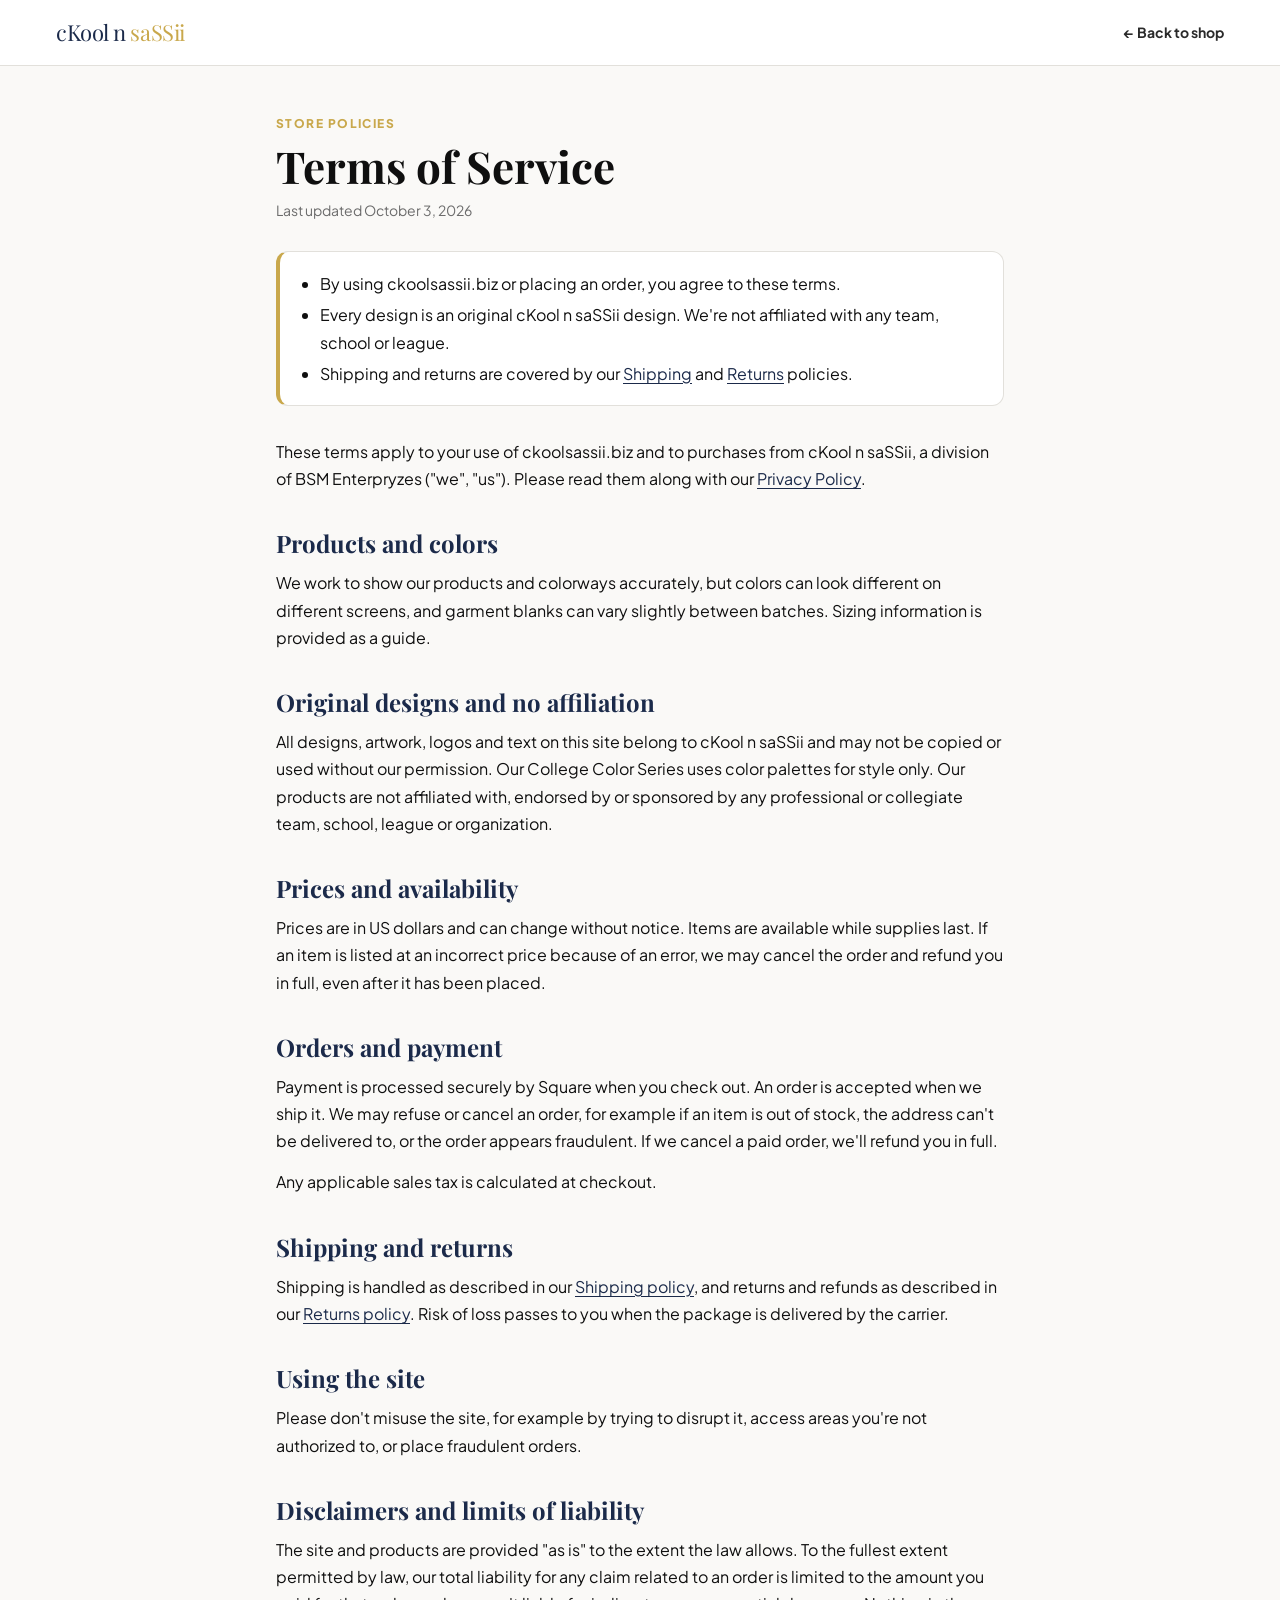
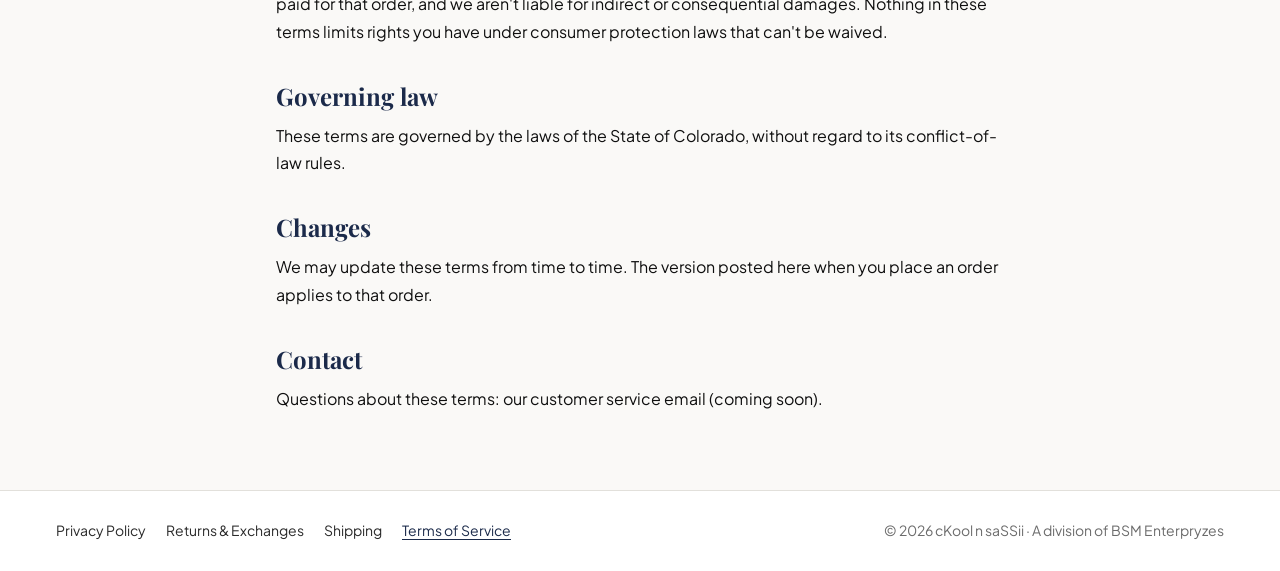
<file: terms-of-service.html>
<!doctype html>
<html lang="en">
<head>
  <meta charset="utf-8" />
  <meta name="viewport" content="width=device-width,initial-scale=1" />
  <title>Terms of Service · cKool n saSSii</title>
  <meta name="description" content="The terms that apply to using ckoolsassii.biz and buying from cKool n saSSii." />
  <link rel="preconnect" href="https://fonts.googleapis.com">
  <link rel="preconnect" href="https://fonts.gstatic.com" crossorigin>
  <link href="https://fonts.googleapis.com/css2?family=Playfair+Display:wght@700;800&family=Plus+Jakarta+Sans:wght@400;500;600;700;800&display=swap" rel="stylesheet">
  <link rel="stylesheet" href="/policies.css">
</head>
<body>
  <header class="top">
    <div class="top-inner">
      <a class="logo" href="/">cKool n <span>saSSii</span></a>
      <a class="back" href="/#shop">← Back to shop</a>
    </div>
  </header>

  <main class="page">
    <div class="eyebrow">Store policies</div>
    <h1>Terms of Service</h1>
    <p class="updated">Last updated October 3, 2026</p>
    <div class="summary">
      <ul>
        <li>By using ckoolsassii.biz or placing an order, you agree to these terms.</li>
        <li>Every design is an original cKool n saSSii design. We're not affiliated with any team, school or league.</li>
        <li>Shipping and returns are covered by our <a href="/shipping.html">Shipping</a> and <a href="/returns.html">Returns</a> policies.</li>
      </ul>
    </div>

    <p>These terms apply to your use of ckoolsassii.biz and to purchases from cKool n saSSii, a division of BSM Enterpryzes ("we", "us"). Please read them along with our <a href="/privacy-policy.html">Privacy Policy</a>.</p>

    <h2>Products and colors</h2>
    <p>We work to show our products and colorways accurately, but colors can look different on different screens, and garment blanks can vary slightly between batches. Sizing information is provided as a guide.</p>

    <h2>Original designs and no affiliation</h2>
    <p>All designs, artwork, logos and text on this site belong to cKool n saSSii and may not be copied or used without our permission. Our College Color Series uses color palettes for style only. Our products are not affiliated with, endorsed by or sponsored by any professional or collegiate team, school, league or organization.</p>

    <h2>Prices and availability</h2>
    <p>Prices are in US dollars and can change without notice. Items are available while supplies last. If an item is listed at an incorrect price because of an error, we may cancel the order and refund you in full, even after it has been placed.</p>

    <h2>Orders and payment</h2>
    <p>Payment is processed securely by Square when you check out. An order is accepted when we ship it. We may refuse or cancel an order, for example if an item is out of stock, the address can't be delivered to, or the order appears fraudulent. If we cancel a paid order, we'll refund you in full.</p>
    <p>Any applicable sales tax is calculated at checkout.</p>

    <h2>Shipping and returns</h2>
    <p>Shipping is handled as described in our <a href="/shipping.html">Shipping policy</a>, and returns and refunds as described in our <a href="/returns.html">Returns policy</a>. Risk of loss passes to you when the package is delivered by the carrier.</p>

    <h2>Using the site</h2>
    <p>Please don't misuse the site, for example by trying to disrupt it, access areas you're not authorized to, or place fraudulent orders.</p>

    <h2>Disclaimers and limits of liability</h2>
    <p>The site and products are provided "as is" to the extent the law allows. To the fullest extent permitted by law, our total liability for any claim related to an order is limited to the amount you paid for that order, and we aren't liable for indirect or consequential damages. Nothing in these terms limits rights you have under consumer protection laws that can't be waived.</p>

    <h2>Governing law</h2>
    <p>These terms are governed by the laws of the State of Colorado, without regard to its conflict-of-law rules.</p>

    <h2>Changes</h2>
    <p>We may update these terms from time to time. The version posted here when you place an order applies to that order.</p>

    <h2>Contact</h2>
    <p>Questions about these terms: <span class="contact-email"></span>.</p>

  </main>

  <footer class="foot">
    <div class="foot-inner">
      <nav aria-label="Store policies">
        <a href="/privacy-policy.html">Privacy Policy</a>
        <a href="/returns.html">Returns &amp; Exchanges</a>
        <a href="/shipping.html">Shipping</a>
        <a href="/terms-of-service.html" aria-current="page">Terms of Service</a>
      </nav>
      <div>&copy; <span class="year">2026</span> cKool n saSSii · A division of BSM Enterpryzes</div>
    </div>
  </footer>
  <script src="/contact.js"></script>
</body>
</html>
</file>
<file: policies.css>
/* Shared styles for the cKool n saSSii policy pages. Matches index.html. */
:root {
  --bg: #faf9f7; --white: #fff; --ink: #0f0f0f; --ink-soft: #2a2a2a; --muted: #6b6b6b;
  --border: #e2e0db; --navy: #1b2a4a; --navy-dark: #0f1b33; --navy-light: #e8ecf4;
  --gold: #c9a84c; --gold-light: #faf6eb;
  --font-display: 'Playfair Display', Georgia, serif;
  --font-body: 'Plus Jakarta Sans', system-ui, -apple-system, sans-serif;
}
* { box-sizing: border-box; margin: 0; padding: 0; }
body { font-family: var(--font-body); font-size: 16px; line-height: 1.7; background: var(--bg); color: var(--ink); -webkit-font-smoothing: antialiased; }
a { color: var(--navy); text-underline-offset: 3px; }
a:hover { color: var(--navy-dark); }
a:focus-visible { outline: 3px solid var(--gold); outline-offset: 2px; border-radius: 2px; }

.top { background: rgba(255,255,255,.92); border-bottom: 1px solid var(--border); position: sticky; top: 0; z-index: 10; backdrop-filter: blur(12px); }
.top-inner { max-width: 1200px; margin: 0 auto; padding: 14px 16px; display: flex; justify-content: space-between; align-items: center; gap: 12px; }
.logo { font-family: var(--font-display); font-size: 22px; color: var(--navy); text-decoration: none; letter-spacing: -.02em; }
.logo span { color: var(--gold); }
.back { font-size: 14px; font-weight: 700; text-decoration: none; color: var(--ink-soft); }
.back:hover { color: var(--navy); }

.page { max-width: 760px; margin: 0 auto; padding: 48px 16px 64px; }
.eyebrow { font-size: 12px; font-weight: 800; letter-spacing: .12em; text-transform: uppercase; color: var(--gold); }
h1 { font-family: var(--font-display); font-size: clamp(32px, 5vw, 44px); line-height: 1.15; margin: 6px 0 8px; text-wrap: balance; }
.updated { color: var(--muted); font-size: 14px; margin-bottom: 28px; }
.summary { background: var(--white); border: 1px solid var(--border); border-left: 4px solid var(--gold); border-radius: 12px; padding: 18px 20px; margin-bottom: 32px; }
.summary ul { margin: 0; padding-left: 20px; }
.summary li + li { margin-top: 4px; }
h2 { font-family: var(--font-display); font-size: 24px; line-height: 1.3; margin: 36px 0 10px; color: var(--navy); }
h3 { font-size: 16px; margin: 20px 0 6px; }
p, ul, ol { margin-bottom: 14px; max-width: 68ch; }
ul, ol { padding-left: 22px; }
li + li { margin-top: 6px; }
strong { color: var(--ink); }
.note { font-size: 14px; color: var(--muted); }

.foot { border-top: 1px solid var(--border); background: var(--white); }
.foot-inner { max-width: 1200px; margin: 0 auto; padding: 28px 16px; display: flex; flex-wrap: wrap; gap: 12px 24px; justify-content: space-between; font-size: 14px; color: var(--muted); }
.foot nav { display: flex; flex-wrap: wrap; gap: 8px 20px; }
.foot a { color: var(--ink-soft); text-decoration: none; }
.foot a:hover, .foot a[aria-current="page"] { color: var(--navy); text-decoration: underline; }
</file>
